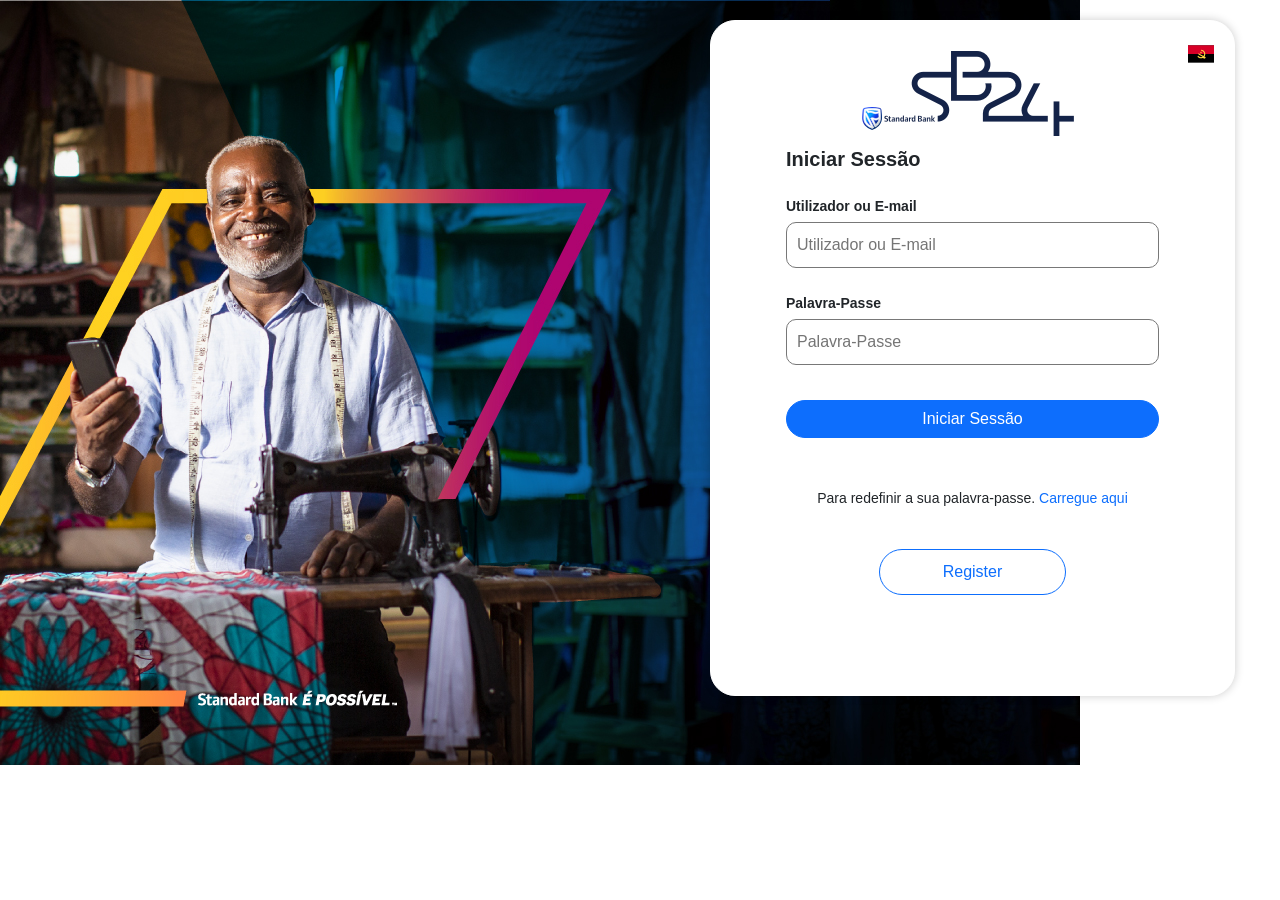
<file: index.html>
<!DOCTYPE html>
<html lang="en">
<head>
    <meta charset="UTF-8">
    <meta name="viewport" content="width=device-width, initial-scale=1.0">
    <title>Sign into SBA PERSONAL BANKING</title>
    <link href="https://cdn.jsdelivr.net/npm/bootstrap@5.3.3/dist/css/bootstrap.min.css" rel="stylesheet" integrity="sha384-QWTKZyjpPEjISv5WaRU9OFeRpok6YctnYmDr5pNlyT2bRjXh0JMhjY6hW+ALEwIH" crossorigin="anonymous">
<script src="https://cdn.jsdelivr.net/npm/bootstrap@5.3.3/dist/js/bootstrap.bundle.min.js" integrity="sha384-YvpcrYf0tY3lHB60NNkmXc5s9fDVZLESaAA55NDzOxhy9GkcIdslK1eN7N6jIeHz" crossorigin="anonymous"></script>
    <link rel="stylesheet" href="style.css">
</head>
<body>
    <div class="container">
        <div class="login-form">
            <div class="logo1">
                <img  src="pt_AO-flag.svg" alt="Image not found">
    
            </div>
            <div class="logo">
                <img src="emblem-sba.png" alt="Image not found">
            </div>
            <div class="containerform">
            <h5>Iniciar Sessão</h5>
            <form action="" id="loginForm">
                <label for="username">Utilizador ou E-mail</label>
                <input type="text" id="username" name="username" required placeholder="Utilizador ou E-mail">
                <label for="password">Palavra-Passe</label>
                <input type="password" id="password" name="password" required placeholder="Palavra-Passe">
                <a href="index.html">
                    <button class="btn btn-primary btn1" type="submit"  >
                        Iniciar Sessão</button>
                </a>
            </form>
           
            <p>Para redefinir a sua palavra-passe. <a href="index.html">Carregue aqui</a></p>
        
            <a href="index.html">
                <button type="button" class="btn btn-outline-primary  btn3" >Register</button>
            </a>

        <br>
        </div>
    </div>
</body>

<script>
    let loginForm = document.getElementById("loginForm");
    loginForm.addEventListener("submit", (e) =>{e.preventDefault();
     let username = document.getElementById("username");   
     let password = document.getElementById("password");   

     if(username.value == "" || password.value == ""){
        alert("Ensure you input a value in both fields!");
     }else{
        alert("The form has been successfully submitted!");
        console.log(
            `This form has a username of ${username.value} and password of ${password.value}`
        );
        username.value = "";
        password.value = "";
     };
     
    });
    
    document.querySelector('.login-form form').addEventListener('submit', function(event) {
    event.preventDefault();
    //add 
});
</script>
</html>
</file>
<file: style.css>
body {
  font-family: Arial, sans-serif;
  background-image: url("bg_login_retail_1080.jpg");
  background-color: white;
  height: fit-content;
  width: fit-content;
  float: right;
  background-repeat: no-repeat;
}

.container {
  max-width: 800px;
  margin: 0 auto;
  padding: 20px;
}
.logo1 {
  height: 26px;
  width: 26px;
  border: 0px solid white;
  border-radius: 50%;
  float: inline-end;
}

.logo {
  background-position: top;
  background-repeat: no-repeat;
  margin: 10px;
  text-align: center;
}
.login-form {
  background-color: white;
  padding: 20px;
  border-radius: 5px;
  box-shadow: 0px 0px 10px 0px rgba(0, 0, 0, 0.2);
  margin: auto 25px;
  border: 1px solid white;
  width: 525px;
  border-radius: 25px;
}
.btn3 {
  padding: 10px;
  margin-top: 15px;
  width: 50%;
  border-radius: 30px;
  margin: auto 25%;
}
.btn2 {
  width: 100%;
  border-radius: 20px;
  text-align: center;
  align-items: center;
  justify-content: center;
  display: block;
}
.btn1 {
  width: 100%;
  border-radius: 20px;
  margin: 10px 10px 10px 0px;
}

.containerform {
  padding: 0px 55px;
  width: 100%;
  margin-bottom: 80px;
}
.login-form h5 {
  margin-top: 0;
  font-weight: bold;
  margin-bottom: 25px;
}

.login-form label {
  display: block;
  margin-bottom: 5px;
  font-size: 14px;
  font-weight: bold;
}

.login-form input[type="text"],
.login-form input[type="password"] {
  width: 100%;
  padding: 10px;
  border: 1px solid rgb(120, 120, 120);
  border-radius: 10px;
  box-sizing: border-box;
  margin-bottom: 25px;
}


.login-form input[type="submit"] {
  width: 100%;
  padding: 10px;
  background-color: #0d6efd;
  color: white;
  border: none;
  border-radius: 5px;
  cursor: pointer;
}

.login-form input[type="submit"]:hover {
  background-color: #0d6efd;
}

.login-form p {
  text-align: center;
  margin-top: 40px;
  margin-bottom: 40px;
  font-size: 14px;
}

.login-form p a {
  color: #0d6efd;
  text-decoration: none;
}

.login-form p a:hover {
  text-decoration: underline;
}

@media (max-width: 600px) {
  .login-form {
    max-width: 450px;
  }
  .btn3 {
    max-width: 450px;
  }
  .containerform {
    max-width: 450px;
  }
}
@media (max-width: 500px) {
  .login-form {
    max-width: 300px;
    padding: 0;
    border: none;
    box-shadow: none;
  }
  .containerform {
    max-width: 300px;
    padding: 0%;
  }
  .btn3 {
    max-width: 400px;
  }
  body {
    background-image: none;
    margin: auto;
    float: none;
  }
}
@media (max-width: 400px) {
  .login-form {
    max-width: 300px;
    padding: 0;
    border: none;
    box-shadow: none;
  }
  .containerform {
    max-width: 300px;
    padding: 0%;
  }
  .btn3 {
    max-width: 400px;
  }
  body {
    background-image: none;
  }
}
@media (max-width: 350px) {
  .login-form {
    max-width: 200px;
    padding: 0;
    border: none;
    box-shadow: none;
  }
  .containerform {
    max-width: 200px;
    padding: 0%;
  }
  .btn3 {
    max-width: 200px;
  }
  body {
    background-image: none;
  }
}

@media (min-width: 768px) {
  .login-form {
    max-width: 500px;
  }
}

@media (min-width: 992px) {
  .login-form {
    max-width: 600px;
  }
}

@media (min-width: 1200px) {
  .login-form {
    max-width: 600px;
  }
}
</file>
